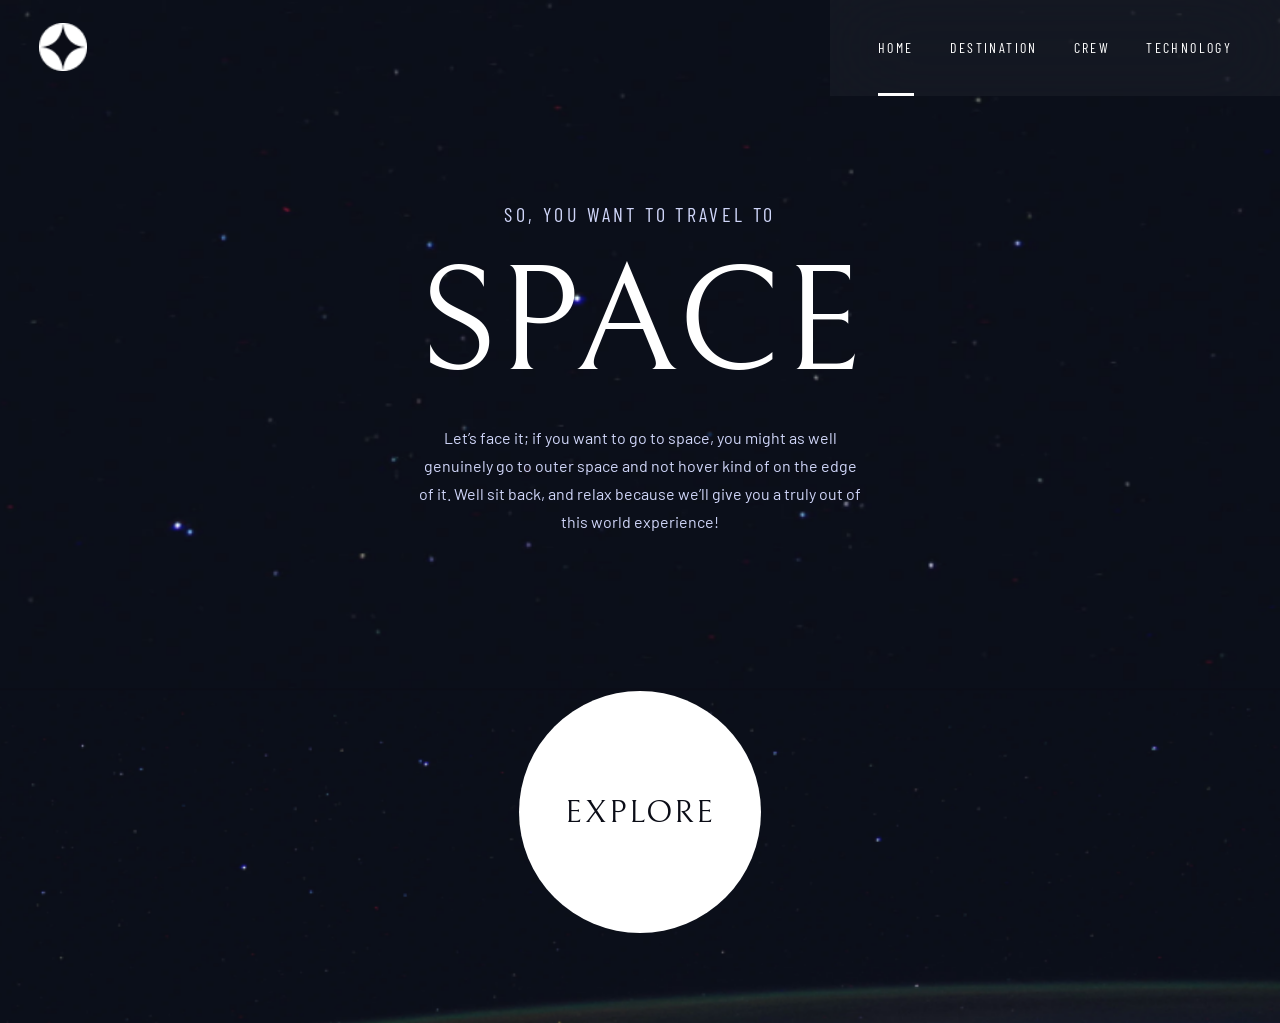
<file: index.html>
<!doctype html>
<html lang="en">
  <head>
    <meta charset="UTF-8" />
    <meta name="viewport" content="width=device-width, initial-scale=1.0" />
    <link rel="stylesheet" href="style.css" />
    <title>Document</title>
    <script src="./script.js" defer></script>
    <link rel="preconnect" href="https://fonts.googleapis.com" />
    <link rel="preconnect" href="https://fonts.gstatic.com" crossorigin />
    <link
      href="https://fonts.googleapis.com/css2?family=Antonio:wght@100..700&family=Barlow+Condensed:ital,wght@0,100;0,200;0,300;0,400;0,500;0,600;0,700;0,800;0,900;1,100;1,200;1,300;1,400;1,500;1,600;1,700;1,800;1,900&family=Barlow:ital,wght@0,100;0,200;0,300;0,400;0,500;0,600;0,700;0,800;0,900;1,100;1,200;1,300;1,400;1,500;1,600;1,700;1,800;1,900&family=Bellefair&family=DM+Sans:ital,opsz,wght@0,9..40,100..1000;1,9..40,100..1000&family=Kumbh+Sans:wght,YOPQ@100..900,300&family=League+Spartan:wght@100..900&family=Outfit:wght@100..900&family=Playwrite+AU+VIC+Guides&display=swap"
      rel="stylesheet"
    />
    <link
      href="https://fonts.googleapis.com/css2?family=Antonio:wght@100..700&family=Barlow+Condensed:ital,wght@0,100;0,200;0,300;0,400;0,500;0,600;0,700;0,800;0,900;1,100;1,200;1,300;1,400;1,500;1,600;1,700;1,800;1,900&family=Barlow:ital,wght@0,100;0,200;0,300;0,400;0,500;0,600;0,700;0,800;0,900;1,100;1,200;1,300;1,400;1,500;1,600;1,700;1,800;1,900&family=Bellefair&family=DM+Sans:ital,opsz,wght@0,9..40,100..1000;1,9..40,100..1000&family=Kumbh+Sans:wght,YOPQ@100..900,300&family=League+Spartan:wght@100..900&family=Outfit:wght@100..900&family=Playwrite+AU+VIC+Guides&display=swap"
      rel="stylesheet"
    />
    <link
      href="https://fonts.googleapis.com/css2?family=Antonio:wght@100..700&family=Barlow+Condensed:ital,wght@0,100;0,200;0,300;0,400;0,500;0,600;0,700;0,800;0,900;1,100;1,200;1,300;1,400;1,500;1,600;1,700;1,800;1,900&family=Barlow:ital,wght@0,100;0,200;0,300;0,400;0,500;0,600;0,700;0,800;0,900;1,100;1,200;1,300;1,400;1,500;1,600;1,700;1,800;1,900&family=Bellefair&family=DM+Sans:ital,opsz,wght@0,9..40,100..1000;1,9..40,100..1000&family=Kumbh+Sans:wght,YOPQ@100..900,300&family=League+Spartan:wght@100..900&family=Outfit:wght@100..900&family=Playwrite+AU+VIC+Guides&display=swap"
      rel="stylesheet"
    />
  </head>
  <body>
    <header>
      <picture>
        <source srcset="./assets/desktop/logo.png" media="min-width: 1440px" />
        <source srcset="./assets/tablet/logo.png" media="min-width: 768px" />
        <img src="./assets/mobile/logo.png" alt="logo" class="logo" />
      </picture>
      <nav id="nav" class="hidden">
        <img
          src="./assets/mobile/exit.png"
          alt="exit"
          id="exit"
          class="exit_btn"
        />
        <ul>
          <a href="./index.html">
            <span><b class="dark">00</b></span>
            <span>HOME</span>
          </a>
          <a href="./Destination/Destination.html">
            <span><b class="dark">01</b></span>
            <span>DESTINATION</span>
          </a>
          <a href="./Crew/Crew.html">
            <span><b class="dark">02</b></span>
            <span>CREW</span>
          </a>
          <a href="./Technology/Technology.html">
            <span><b class="dark">03</b></span>
            <span>TECHNOLOGY</span>
          </a>
        </ul>
        <div class="line"></div>
      </nav>
      <img
        src="./assets/mobile/burger menu.png"
        alt="burger menu"
        class="burger_menu"
        id="burger_menu"
      />
    </header>
    <main>
      <section class="main_sec">
        <h2>SO, YOU WANT TO TRAVEL TO</h2>
        <h1>SPACE</h1>
        <p>
          Let’s face it; if you want to go to space, you might as well genuinely
          go to outer space and not hover kind of on the edge of it. Well sit
          back, and relax because we’ll give you a truly out of this world
          experience!
        </p>
      </section>
      <div class="explore_div">
        <a href="./Destination/Destination.html" class="explore"> EXPLORE </a>
      </div>
    </main>
  </body>
</html>
</file>
<file: style.css>
* {
  box-sizing: border-box;
  margin: 0;
  padding: 0;
}
html {
  font-size: 10px;
}

body {
  background-image: url(./assets/mobile/home_bg.jpg);
  background-size: cover;
  background-repeat: no-repeat;
  padding: 2.4rem 2.4rem 4.8rem;
  display: flex;
  flex-direction: column;
  gap: 4.8rem;
}

header {
  display: flex;
  justify-content: space-between;
  align-items: center;
}

main {
  display: flex;
  flex-direction: column;
  align-items: center;
  justify-content: center;
  gap: 8.1rem;
}
.main_sec {
  display: flex;
  flex-direction: column;
  gap: 1.6rem;
}
h1 {
  color: #fff;
  text-align: center;
  font-family: "Bellefair";
  font-size: 8rem;
  font-weight: 400;
  line-height: 10rem;
}
h2 {
  color: #d0d6f9;
  text-align: center;
  font-family: "Barlow Condensed";
  font-size: 1.6rem;
  font-weight: 400;
  letter-spacing: 0.27rem;
}
p {
  color: #d0d6f9;
  text-align: center;
  font-family: "Barlow";
  font-size: 1.5rem;
  font-weight: 400;
  line-height: 2.5rem;
}
.explore {
  background-color: #fff;
  width: 15rem;
  height: 15rem;
  color: #0b0d17;
  text-align: center;
  font-family: "Bellefair";
  font-size: 2rem;
  font-weight: 400;
  letter-spacing: 0.125rem;
  border-radius: 50%;
  justify-content: center;
  display: flex;
  align-items: center;
  text-decoration: none;
}

nav {
  position: absolute;
  width: 25.4rem;
  height: 100%;
  background: rgba(255, 255, 255, 0.04);
  backdrop-filter: blur(40.774227142333984px);
  top: 0;
  right: 0;
  display: flex;
  flex-direction: column;
  gap: 6.5rem;
  padding: 3.395rem 2.645rem 37.7rem 3.2rem;
}
nav img {
  width: 1.9092rem;
  height: 1.9092rem;
  align-self: end;
}
nav ul {
  display: flex;
  flex-direction: column;
  gap: 3.2rem;
}
nav ul a {
  display: flex;
  gap: 1.3rem;
  text-decoration: none;
  color: #fff;
  font-family: "Barlow Condensed";
  font-size: 1.6rem;
  font-weight: 400;
  letter-spacing: 0.27rem;
}

.hidden {
  display: none;
}
@media (min-width: 768px) {
  body {
    background-image: url(./assets/tablet/home_bg.png);
    padding: 0;
    gap: 10.6rem;
  }
  header {
    padding-left: 3.9rem;
  }
  .logo {
    width: 48px;
    height: 48px;
  }

  .burger_menu,
  .exit_btn,
  .dark {
    display: none;
  }
  .hidden {
    display: flex;
  }

  nav {
    position: relative;
    width: 45rem;
    height: 9.6rem;
    padding: 3.9rem 4.8rem 4rem;
  }
  nav ul {
    flex-direction: row;
    justify-content: space-between;
  }
  nav ul a {
    list-style: none;
    color: #fff;
    font-family: "Barlow Condensed";
    font-size: 1.4rem;
    font-weight: 400;
    gap: 0;
    letter-spacing: 0.2362rem;
  }
  .line {
    width: 3.6rem;
    height: 0.3rem;
    background-color: #fff;
    position: absolute;
    left: 4.8rem;
    top: 9.3rem;
  }

  main {
    gap: 15.5rem;
    padding: 0 15.9rem 9rem;
  }
  .main_sec {
    gap: 2.4rem;
    width: 44.4rem;
  }
  h1 {
    font-size: 15rem;
    line-height: 15rem;
  }
  h2 {
    font-size: 2rem;
    letter-spacing: 0.3375rem;
  }
  p {
    font-size: 1.6rem;
    line-height: 2.8rem;
  }
  .explore {
    width: 24.2rem;
    height: 24.2rem;
    font-size: 3.2rem;
    letter-spacing: 0.2rem;
  }
}

@media (min-width: 1440px) {
  body {
    background-image: url(./assets/desktop/home_bg.jpg);
    padding: 4rem 0 13.1rem;
    gap: 25.1rem;
  }
  header {
    padding-left: 5.5rem;
  }
  .dark {
    display: flex;
  }
  nav {
    width: 83rem;
    padding: 3.9rem 16.7rem 3.8rem 12.3rem;
  }
  nav ul a {
    font-size: 1.6rem;
    letter-spacing: 0.27rem;
    gap: 1.2rem;
    cursor: pointer;
  }
  .line {
    width: 7rem;
    left: 12.3rem;
  }

  main {
    flex-direction: row;
    gap: 39.1rem;
    padding: 0 16.5rem;
  }

  h1 {
    font-size: 15rem;
    line-height: normal;
  }
  h2 {
    font-size: 2.8rem;
    letter-spacing: 0.4725rem;
    text-align: start;
  }
  p {
    font-size: 1.8rem;
    line-height: 3.2rem;
    text-align: start;
  }
  .explore_div {
    position: relative;
    width: 27.4rem;
    height: 27.4rem;
  }

  .explore {
    width: 100%;
    height: 100%;
    display: flex;
    justify-content: center;
    align-items: center;
    background: #fff;
    border-radius: 50%;
    text-decoration: none;
    color: #000;
    position: relative;
    z-index: 2;
  }
  .explore_div::before {
    content: "";
    position: absolute;
    width: 45rem;
    height: 45rem;
    border-radius: 50%;
    background: #fff;
    opacity: 0;
    top: 50%;
    left: 50%;
    transform: translate(-50%, -50%);
    transition: opacity 0.3s ease;
    z-index: 1;
  }
  .explore_div:hover::before {
    opacity: 0.1036;
  }
}
</file>
